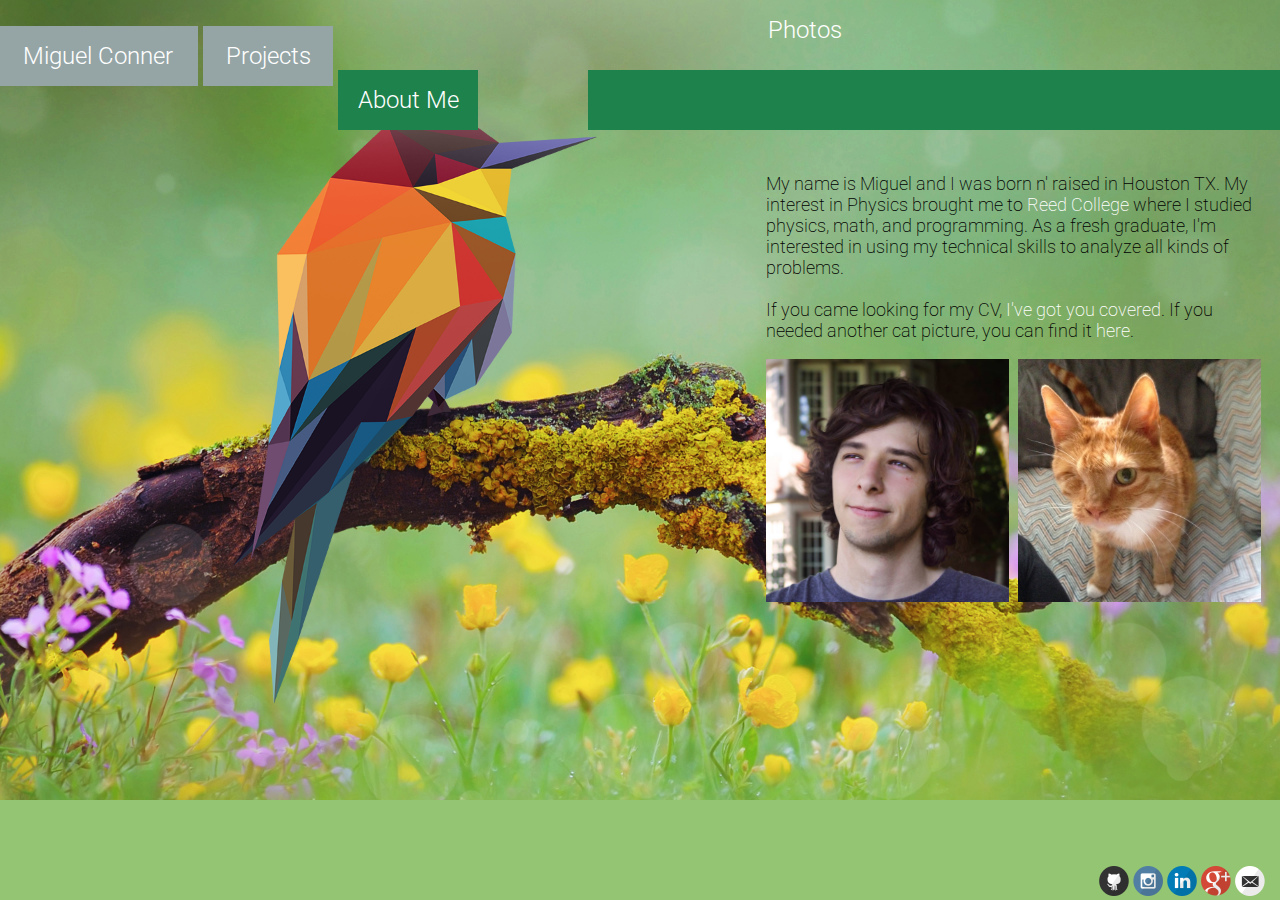
<file: aboutme.html>
<!--http://nesncom.files.wordpress.com/2014/05/2014-05-2413_38_29.gif?w=480&h=270-->
<!--other bg image: url(http://i.imgur.com/bRe7A5b.png)
or Images/Chirripo_Trail.JPG
Images/polybird.png-->

<!DOCTYPE html>
<link type="text/css" rel="stylesheet" href="stylesheet.css" />
<link href='http://fonts.googleapis.com/css?family=Roboto:300,400,500,600,700' rel='stylesheet' type='text/css'>
<style>

body {
  background-image: url(Images/polybird.png);
  background-size: cover;
  background-repeat: no-repeat;
  background-color:#93C572;
  overflow-x:hidden;
  height:100%;
}

@media handheld {
	body{
		background:#93C572;
	}
}
</style>
<html>

	<head>

		<div align="center" class="name"><a href="index.html"><h1 class="white">Miguel Conner</h1></a></div>
		<div align="center" class="projects"><a href="projects.html"><h1 class="white">Projects</h1></a></div>
		<div align="center" class="photos"><a href="photos.html"><h1 class="white">Photos</h1></a></div>
		<div align="center" class="aboutmepage"><a href="aboutme.html"><h1 class="white">About Me</h1></a></div>
		<div align="center" class="barabout"></div>
		<br>
		<br>
		<br>
		<br>
		<br>
		<title>About Miguel</title>
	</head>

	<body>

	<div id="wrap">

	<div id="aboutme">
	<h3>My name is Miguel and I was born n' raised in Houston TX. My interest in Physics
	brought me to <a class="white" href="http://academic.reed.edu/physics/">Reed College</a>
	where I studied physics, math, and programming. As a fresh graduate,
	I'm interested in using my technical skills to analyze all kinds of problems.
	<br>
	<br>
	If you came looking for my CV, <a class="white" href="MiguelConner_CV.pdf">I've got you covered</a>.
	If you needed another cat picture, you can find it
	<a class="white" href="Images/ClopsCouch2.JPG"> here</a>.</h3>
	</div>

	<div>
	<img class="pic" src="Images/Mig_Square.png">
	<img class="pic" src="Images/ClopsMod.jpeg">
	</div>



	</div>


  <script>
    (function(i,s,o,g,r,a,m){i['GoogleAnalyticsObject']=r;i[r]=i[r]||function(){
      (i[r].q=i[r].q||[]).push(arguments)},i[r].l=1*new Date();a=s.createElement(o),
      m=s.getElementsByTagName(o)[0];a.async=1;a.src=g;m.parentNode.insertBefore(a,m)
    })(window,document,'script','//www.google-analytics.com/analytics.js','ga');

    ga('create', 'UA-65686737-1', 'auto');
    ga('send', 'pageview');

  </script>
	</body>


	<footer>

		<div class="icons">
			<a href="https://github.com/MigueI"><img class="small" src="FlatIcons/Github.png"></a>
			<a href="http://instagram.com/yummynoodles"><img class="small" src="FlatIcons/Instagram.png"></a>
			<a href="https://www.linkedin.com/pub/miguel-conner/a9/13b/b39"><img class="small" src="FlatIcons/LinkedIn.png"></a>
			<a href="https://plus.google.com/u/0/111714425597306589226/posts"><img class="small" src="FlatIcons/GooglePlus.png"></a>
			<a href="mailto:miguelconner4@gmail.com"><img class="small" src="FlatIcons/Mail.png"></a>
		</div>
	<footer>

</html>
</file>
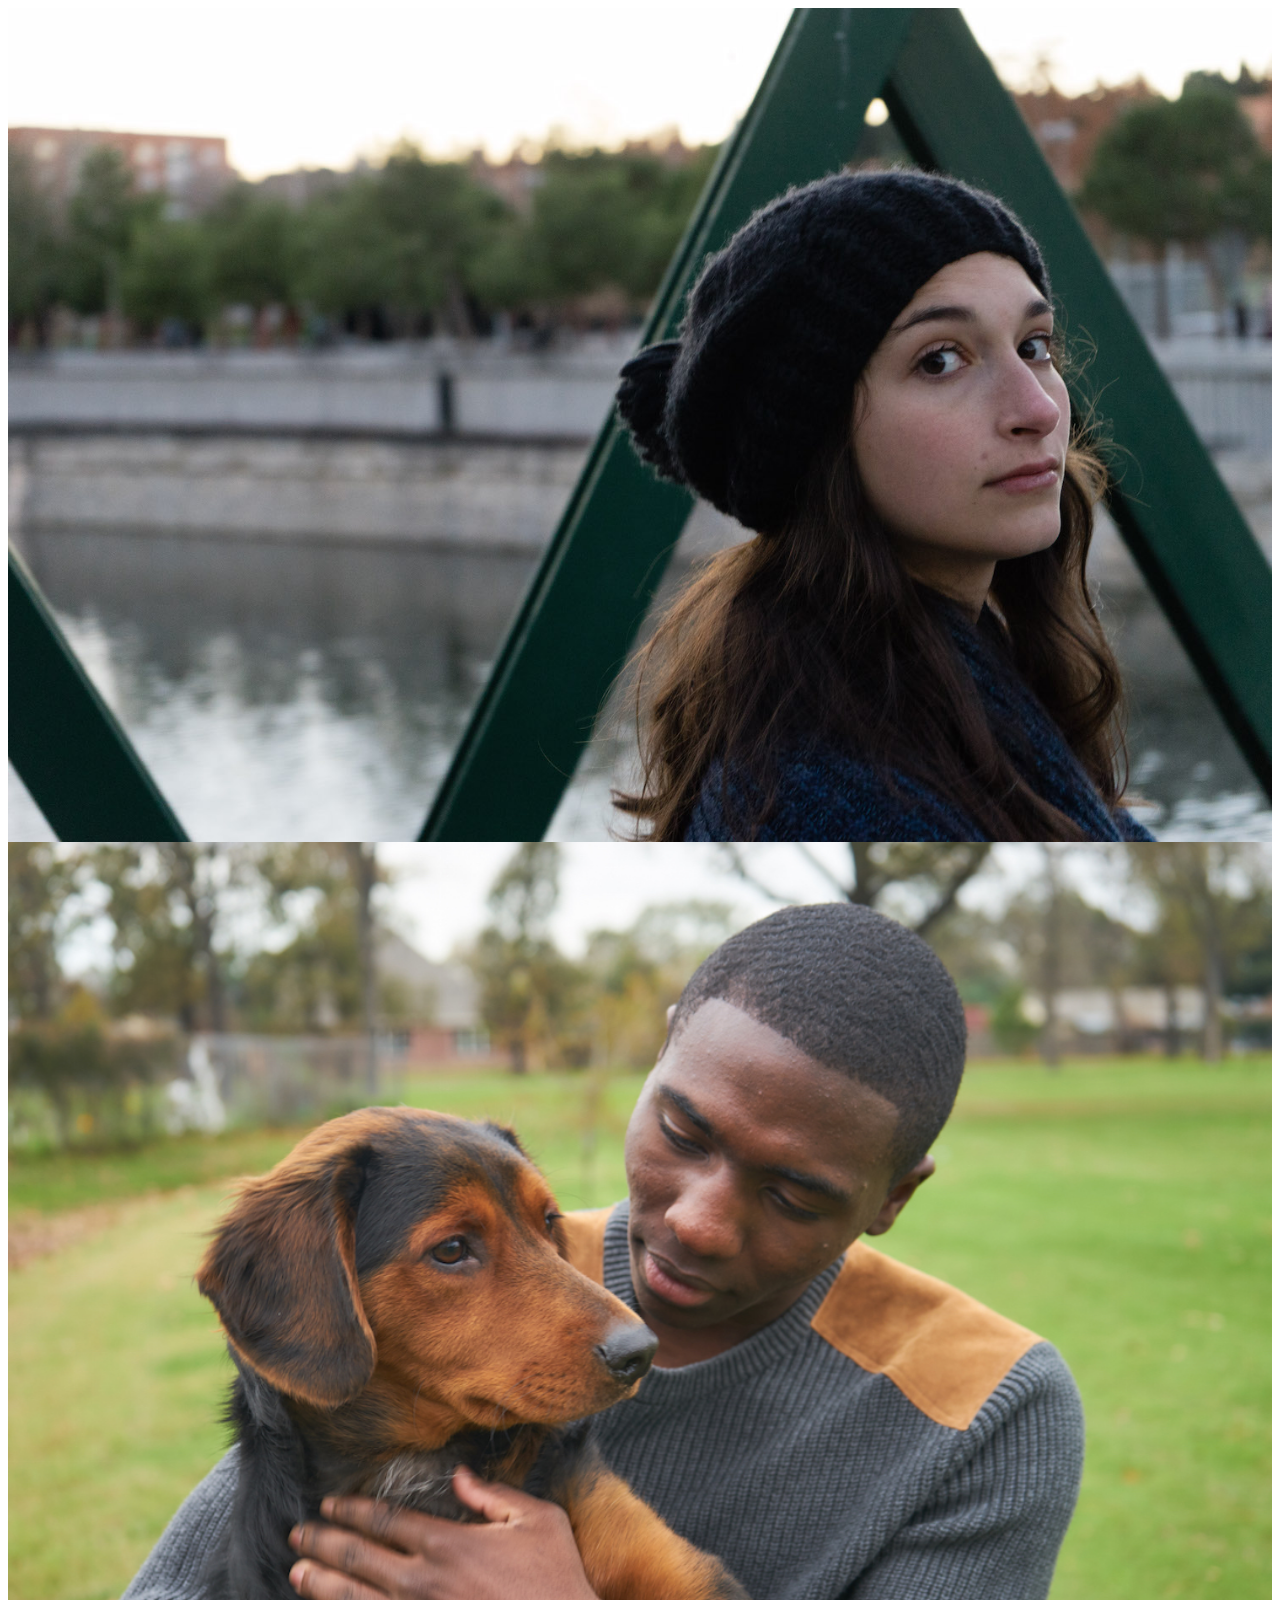
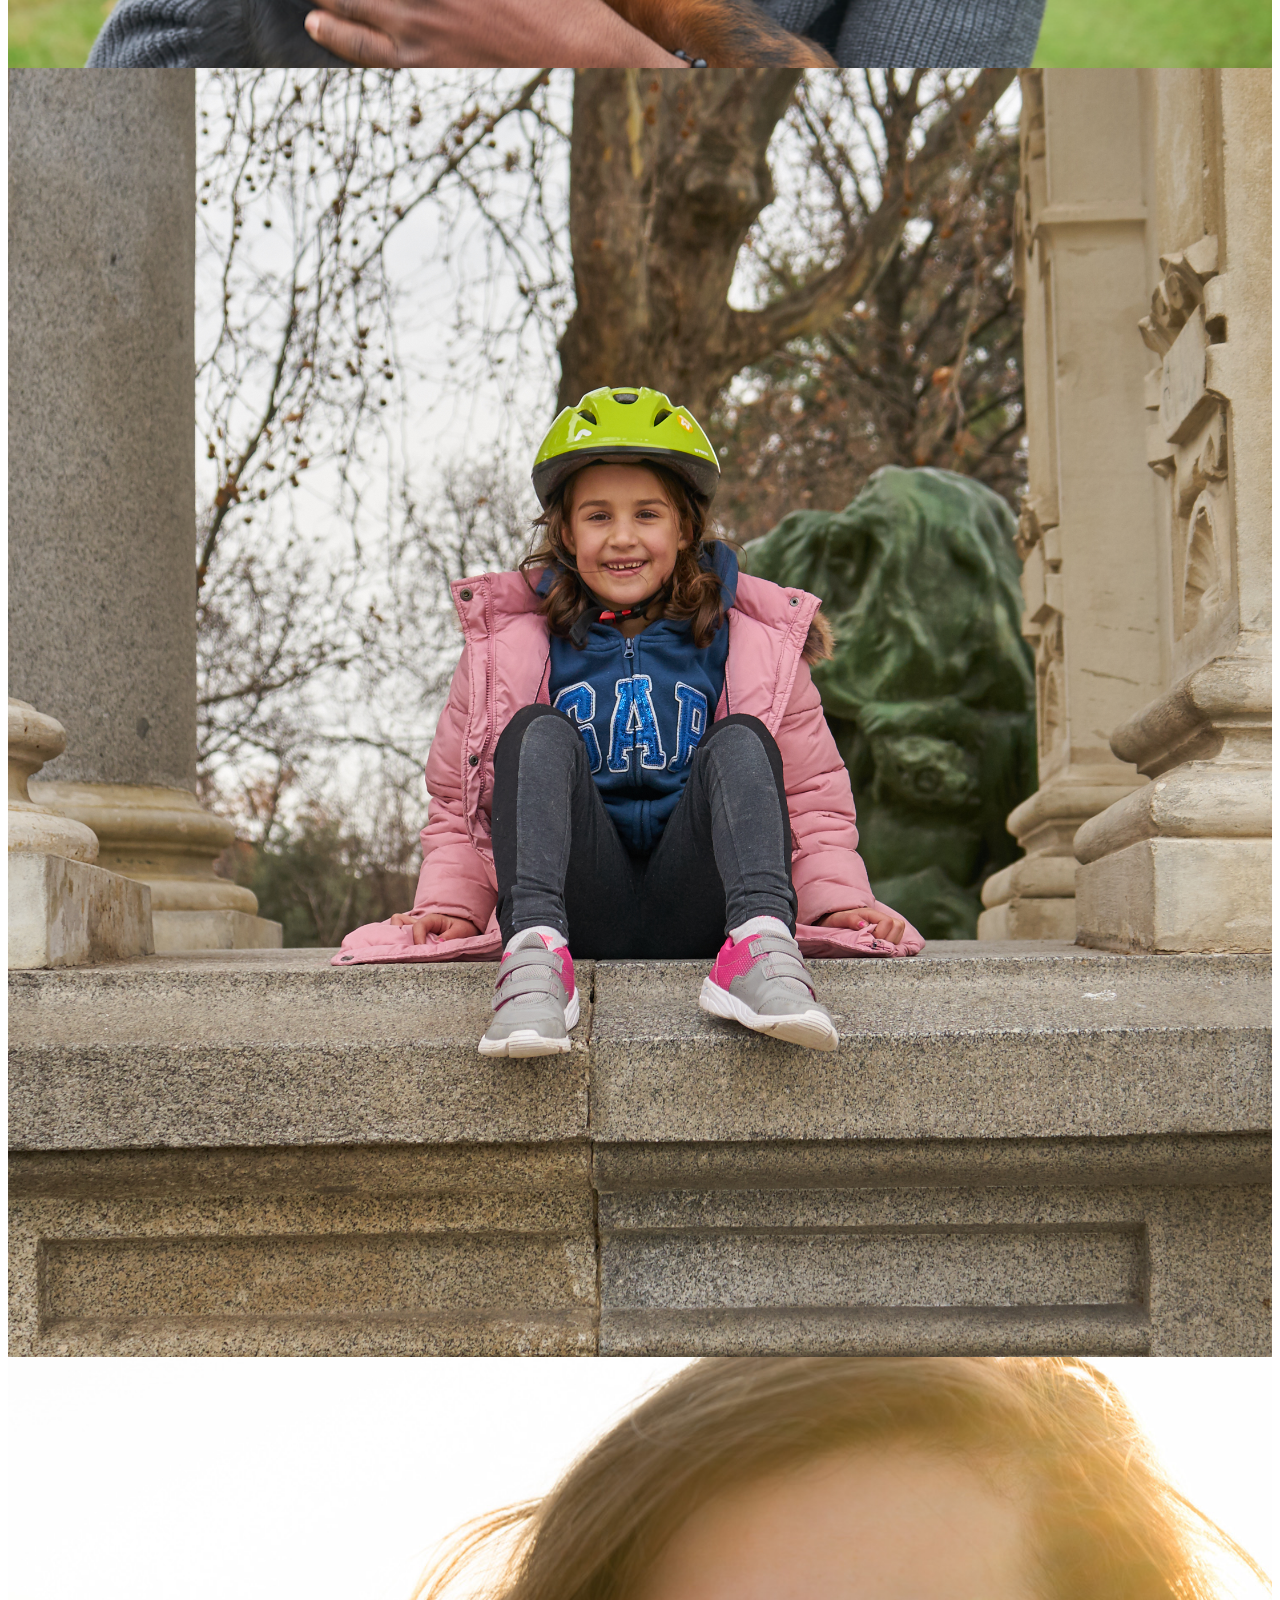
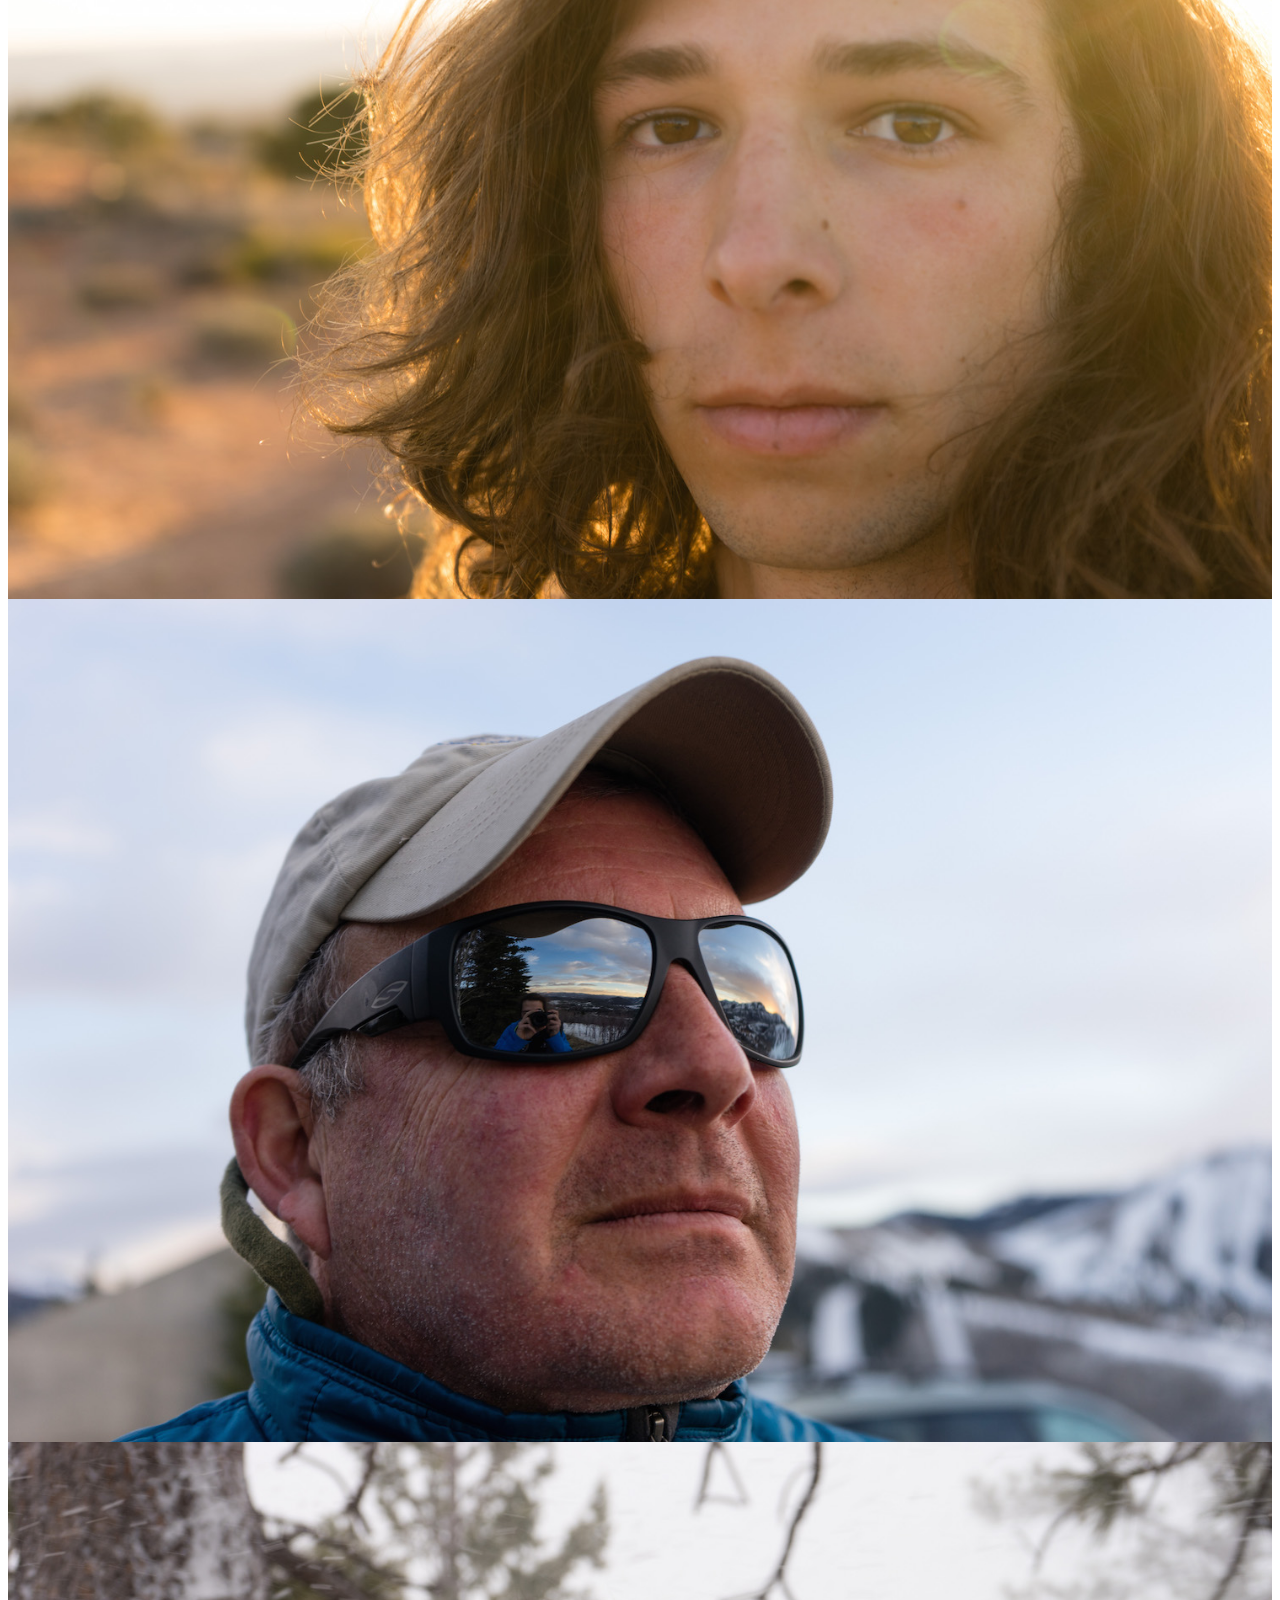
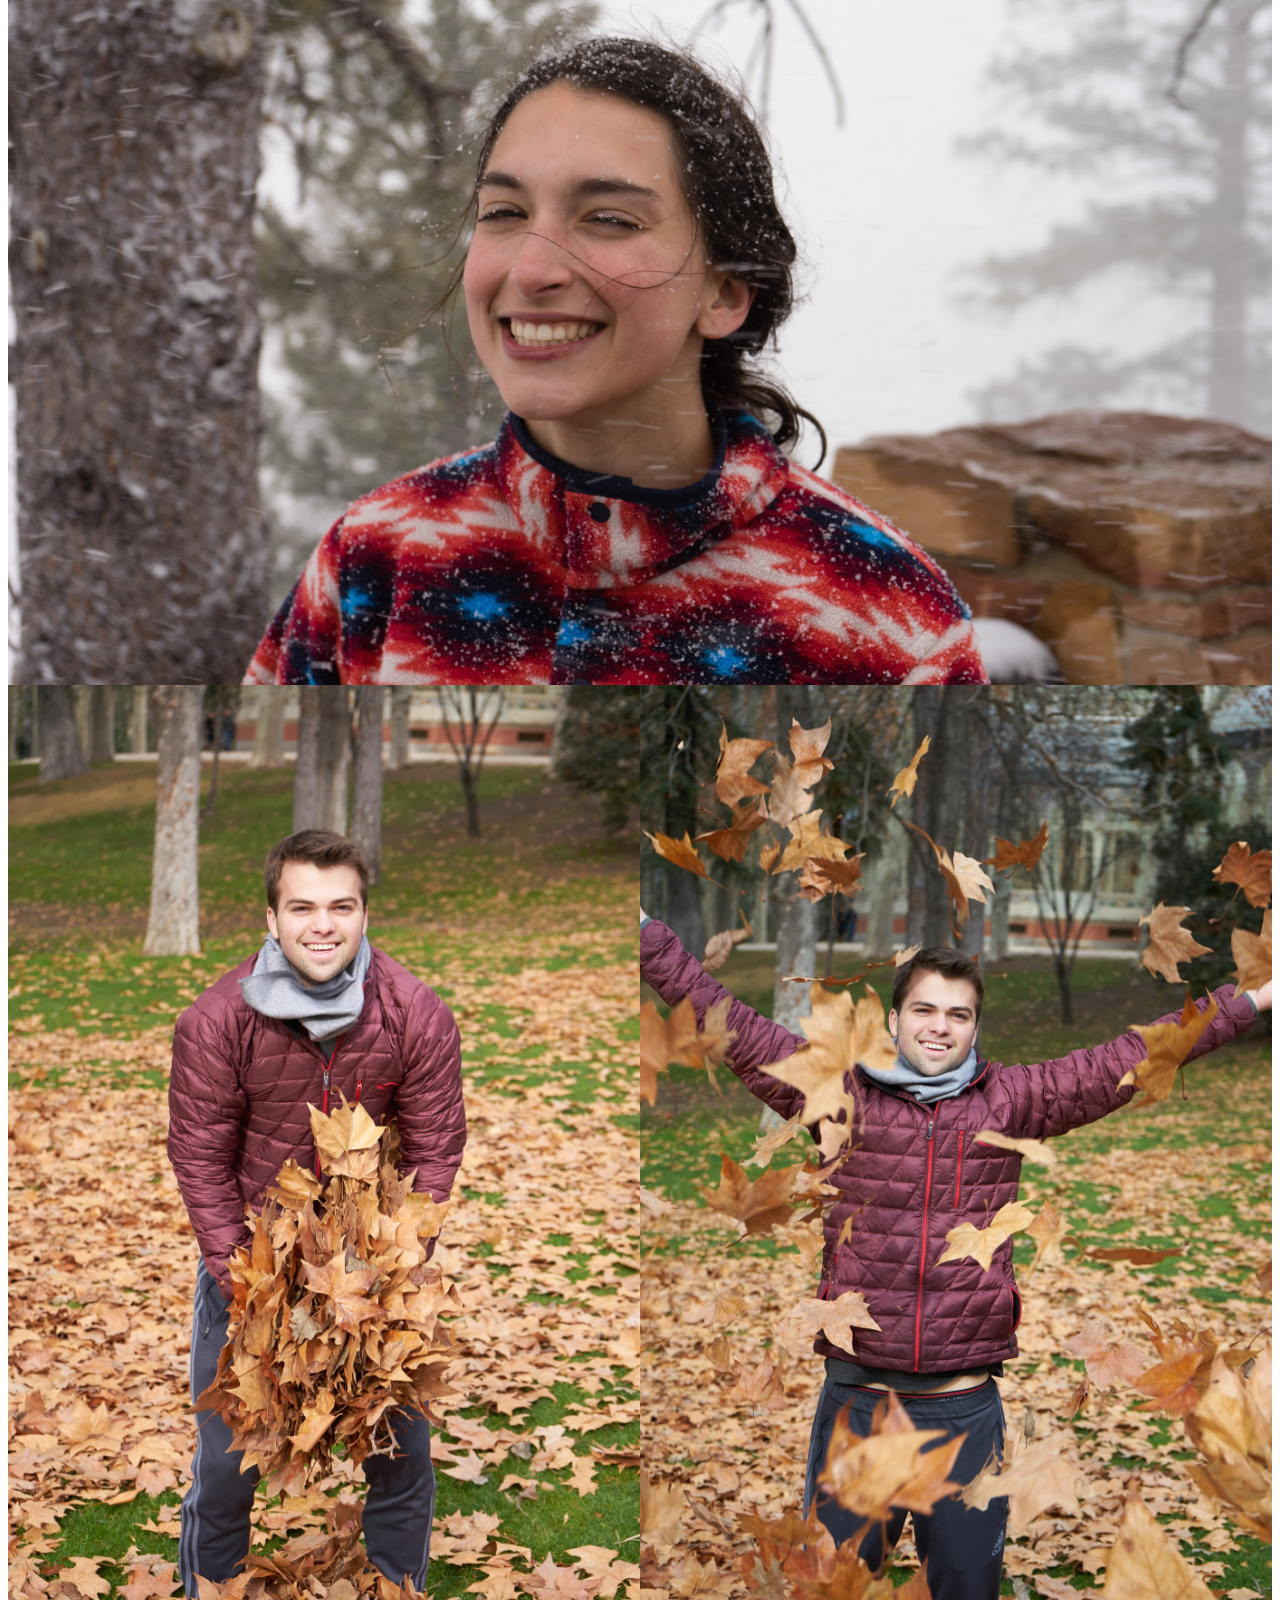
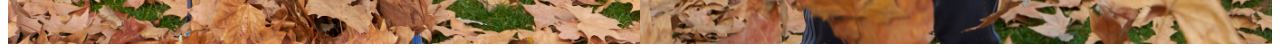
<file: headshots.html>
<!doctype html>


<style>
@import url(http://fonts.googleapis.com/css?family=Roboto+Condensed:400,900);

html, body {

}

.image {
   position: relative;
   width: 100%; /* for IE 6 */
}

p {
  font-family: 'Roboto Condensed', sans-serif;
  position: absolute;
  color: white;
  font-size:71px;
  margin: 0 auto;
}

img{
  max-width: 100%;
  width: 100%;
  display:block;
}

div {
 display: table; /* shrink wrap the contents */
 margin: 0 auto; /* center via left/right margins */
 max-width:100%;
 white-space: nowrap;
 overflow:hidden;
}
</style>

<head>
  <title>Miguel's Headshots</title>
</head>

<body>


<center>

<div class="image">
    <img src="Headshots/Lily1.jpg"  style="margin-top: -.7%;">
</div>

<div class="image">
    <img src="Headshots/Manga.jpg">
</div>
<div class="image">
    <img src="Headshots/Nieves.jpg">
</div>
<div class="image">
    <img src="Headshots/Miguel.jpg">
</div>
<div class="image">
    <img src="Headshots/Mike.jpg">
</div>

<div class="image">
    <img src="Headshots/Lily2.jpg">
</div>

<div>
    <img src="Headshots/Marcos2.jpg" style="max-width: 50%; display:inline; margin-bottom: -.3%;">
  <img src="Headshots/Marcos.jpg" style="max-width: 50%; display:inline; margin-bottom: -.3%;">
</div>

</center>

</body>
</html>
</file>
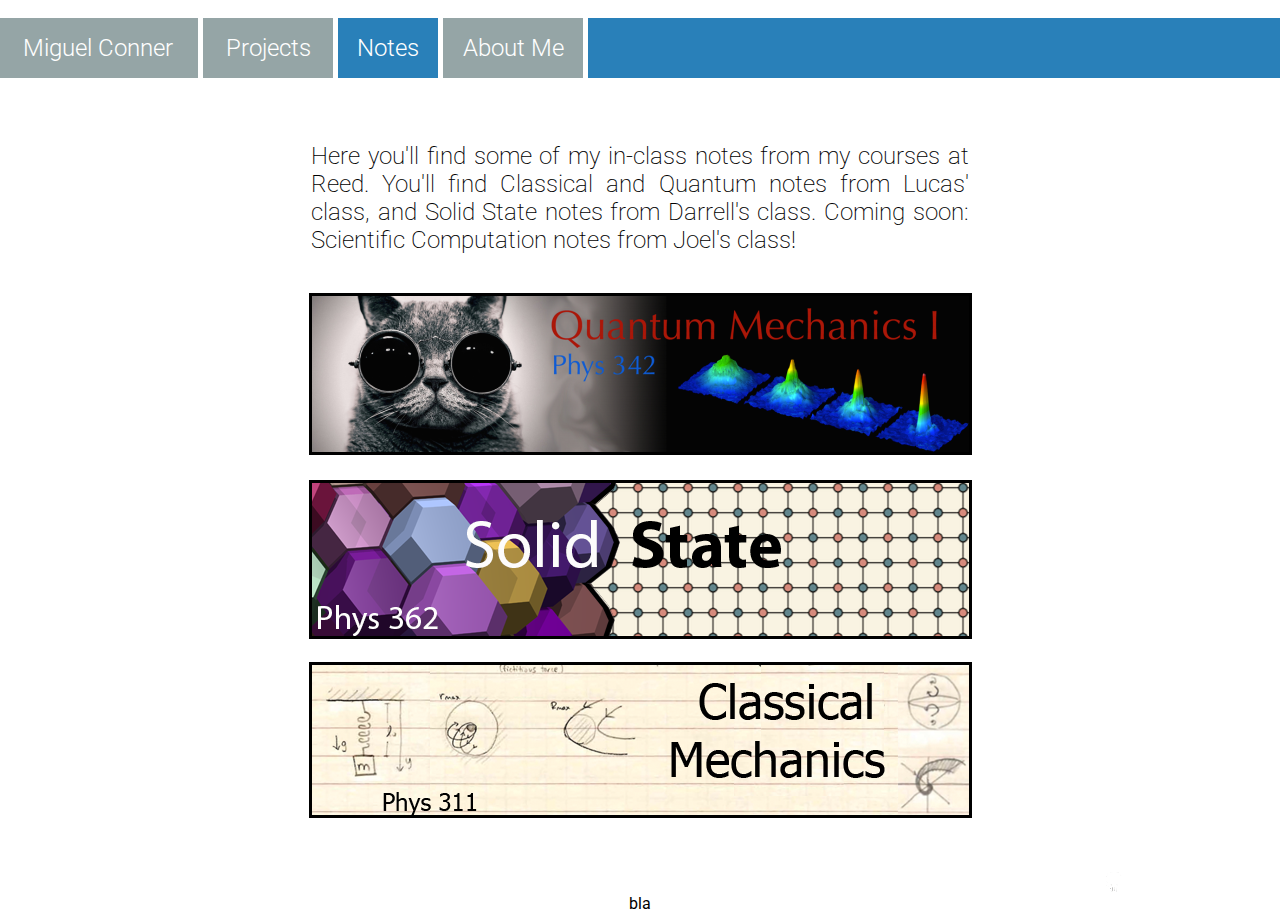
<file: notes.html>
<!DOCTYPE html>
<link type="text/css" rel="stylesheet" href="stylesheet.css" />
<link href='http://fonts.googleapis.com/css?family=Roboto:300,400,500,600,700' rel='stylesheet' type='text/css'>
<style>
body {
  background-size: cover;
  background-repeat: no-repeat;
  background-color:white;
  margin-bottom:-10px;
  background-size:100%;
}

-webkit-transform:skewY(-7deg);-moz-transform:skewY(-7deg);-ms-transform:skewY(-7deg);
-o-transform:skewY(-7deg);transform:skewY(-7deg)}.slant>*{-webkit-transform:skewY(7deg);
-moz-transform:skewY(7deg);-ms-transform:skewY(7deg);-o-transform:skewY(7deg);
transform:skewY(7deg)}.vg{background-attachment:fixed !important;background-position:center;
background-repeat:repeat;height:159px;width:663px;margin-left:-1
px;}

</style>
<html>

	<head>

		<div align="center" class="name"><a href="index.html"><h1 class="white">Miguel Conner</h1></a></div>
		<div align="center" class="projects"><a href="projects.html"><h1 class="white">Projects</h1></a></div>
		<div align="center" class="notespage"><a href="notes.html"><h1 class="white">Notes</h1></a></div>
		<div align="center" class="aboutme"><a href="aboutme.html"><h1 class="white">About Me</h1></a></div>
		<div align="center" class="barnotes"></div>
		<br> <br> <br> <br>
		<title>Notes</title>
	</head>
	<body>

 <br>

		<center>
		<div class="notestext">
			<br>
			<h2>Here you'll find some of my in-class notes from my courses at Reed. You'll
			find Classical and Quantum notes from Lucas' class, and Solid State notes from
			Darrell's class. Coming soon: Scientific Computation notes from Joel's class!</h2>
			<br>
		</div>

			<br>
			<a href="Notes/Quantum Notes.pdf" target="_blank"><IMG style="margin-bottom:25px;border:3px solid black;"
			SRC="Notes/Quantum Cat.png" ALIGN=CENTER></a>
			<br>

			<a href="Notes/Solid State Notes.pdf" target="_blank"><div class="g12-1 vg" style="background: url('Notes/Periodic 4.png');">
			<img alt="Kong_1020_fpo" src="Notes/Solid State.png"></a>
			<br>
			<br>
			<a href="Notes/Classical Notes.pdf" target="_blank"><IMG SRC="Notes/ClassicalBanner.png" ALIGN=CENTER
			style="border:3px solid black;"></a>
			<br>
			<br>
			<br>
      <br>
      <br>
      bla
		</center>
	</div>

  <div class="bluebottom">
    <br>
    <br>
  </div>


  <script>
    (function(i,s,o,g,r,a,m){i['GoogleAnalyticsObject']=r;i[r]=i[r]||function(){
      (i[r].q=i[r].q||[]).push(arguments)},i[r].l=1*new Date();a=s.createElement(o),
      m=s.getElementsByTagName(o)[0];a.async=1;a.src=g;m.parentNode.insertBefore(a,m)
    })(window,document,'script','//www.google-analytics.com/analytics.js','ga');

    ga('create', 'UA-65686737-1', 'auto');
    ga('send', 'pageview');

  </script>
	</body>

		<footer>
			<div id="bottombar" class="icons">
				<a href="https://github.com/MigueI"><img class="small" src="WhiteIcons/Github.png"></a>
				<a href="http://instagram.com/yummynoodles"><img class="small" src="WhiteIcons/Instagram.png"></a>
				<a href="https://www.linkedin.com/pub/miguel-conner/a9/13b/b39"><img class="small" src="WhiteIcons/LinkedIn.png"></a>
				<a href="https://plus.google.com/u/0/111714425597306589226/posts"><img class="small" src="WhiteIcons/GooglePlus.png"></a>
				<a href="mailto:miguelconner4@gmail.com"><img class="small" src="WhiteIcons/Mail.png"></a>
			</div>

		<footer>
</html>
</file>
<file: stylesheet.css>
<!--other GIFs:http://i.imgur.com/UFSnzIT.gif ; http://i.imgur.com/5eXP1e5.gif ; http://s3-ec.buzzfed.com/static/2014-01/enhanced/webdr05/22/12/anigif_enhanced-buzz-30430-1390413199-8.gif-->
<!--http://s3-ec.buzzfed.com/static/2014-01/enhanced/webdr02/22/12/anigif_enhanced-buzz-orig-31726-1390413285-33.gif-->
<!--Background scrolling from:http://codyhouse.co/gem/alternate-fixed-scroll-backgrounds/-->
<!--Storm background originally from: http://vimeo.com/67995158-->


html,main {
	height:100%;
}

header {
  	page-break-after: always;
}

body {
  font-family: 'Roboto', sans-serif;
  background-repeat: no-repeat;
  height:100%;

}

footer {
    position: fixed;
    width: 100%;
    bottom: 0;
    right:10;
    left:0;
}

#videobcg { 
     position: absolute;
     top: 0px;
     left: 0px;
     min-width: 100%;
     min-height: 100%;
     width: 100%;
     height: auto;
     z-index:-1;
     overflow: hidden;
}

.cd-fixed-bg {
	min-height: 100%;
	background-size: cover;
	background-attachment: fixed;
	background-repeat: no-repeat;
	background-position: center center;
}
 
.cd-fixed-bg.cd-bg-1 {
	margin-top:20%;
	text-align:center;
	color:white;
}

.cd-fixed-bg.cd-bg-2 {
  background-image: url("http://i.imgur.com/ZG4RSGO.jpg");
  margin-left:-8px;
  margin-right:-8px;
  text-align:center;
  padding-top: 10%;
  color:white;
}
 
.cd-fixed-bg.cd-bg-3 {
  background-image: url("http://unrealitymag.bcmediagroup.netdna-cdn.com/wp-content/uploads/2011/09/TI9ZS.jpg");
  margin-left:-8px;
  margin-right:-8px;
  text-align:center;
  padding-top: 10%;
  color:white;
}


.cd-fixed-bg.cd-bg-4 {
  min-height:4em;
  background-color:#f39c12;
  margin-left:-8px;
  margin-right:-8px;
  text-align:center;
}

.cd-scrolling-bg {
	min-height: 20%;
	background-color:white;
	margin-top:-22px;
	margin-bottom:-22px;
	margin-left:-8px;
	margin-right:-8px;
	display: inline-block;
    vertical-align: bottom;
    line-height: 1.5 em;     
} 


.cd-fixed-bg.cd-bg-notes {
  min-height:2.5em;
  background-color:#2980b9;
  margin-left:-8px;
  margin-right:-8px;
  text-align:center;
}


.cd-fixed-bg.cd-bg-2notes {
  background-image: url();
  margin-left:-8px;
  margin-right:-8px;
  text-align:center;
  padding-top: 16em;
  color:white;
}

.cd-fixed-bg.cd-bg-about {
	margin-top:45%;
	text-align:center;
	color:white;
}

.cd-scrolling-about {
	min-height: 2.5em;
	position:absolute;
	left:0;
	right:0;
	margin-bottom:-8px;
	margin-left:-8px;
	margin-right:0px;
	background-color:#1E824C;
	display: inline-block; 
} 


.cd-container {
	margin: auto;
	width:60%;
	text-align: justify;
    text-justify: inter-word;
}

.cd-containerinfo {
	position: absolute;
	width:100%;
	background-color:white;
	height: 72em;
}

.cd-containerfull {
	position: static;
	width:100%;
	margin-left:100%;
	background-color:white;
	height: 20em;
}

.cd-containerl {
	position:absolute;
	margin-left:4%;
	width:28%;
	text-align: justify;
    text-justify: inter-word;
}

.cd-containerm {
	position:absolute;
	margin-left:36%;
	width:28%;
	text-align: justify;
    text-justify: inter-word;
}

.cd-containerrtop {
	position:absolute;
	margin-left:68%;
	width:28%;
	margin-top: -1.5em;
	text-align: justify;
    text-justify: inter-word;
}

.cd-containerr {
	position:absolute;
	margin-left:68%;
	width:28%;
	text-align: justify;
    text-justify: inter-word;
}

.notestext {
	width:52%;
	margin: auto;
	text-align: justify;
    text-justify: inter-word;
    display: inline-block;
    vertical-align: middle;
    line-height: 1.5 em;   
}

.pic {
	width:48%;
	margin-right:5px;
}  
        
.icons {
    text-align:right; 
    margin-right: 15px; 
}

#wrap { 
	float:right;
	left:50%;
	width: 40%;
}

#wrap1 { 
	position:absolute;
	left:2.5em;
	width: 40%;
	z-index:-1;
}

#wrapl { 
	position:absolute;
	left:10%;
	right: 30%
}

#aboutme {
	margin-top:0%;
	margin-bottom:7px;
}

.small {
	height:30px;
	width:30px;
	display:inline-block;
}

h1 {
  font-family: 'Roboto', sans-serif;
  font-weight: 300; 
  font-size: x-large;
}

h2 {
  font-family: 'Roboto', sans-serif;
  font-weight: 200; 
  font-size: huge
}

h3 {
  font-family: 'Roboto', sans-serif;
  font-weight: 200; 
  font-size: large;
}

p {
  font-family: 'Roboto', sans-serif;
  font-size: xx-large;
  font-weight: 400; 
  color:#f1c40f;
}

p2 {
  font-family: 'Roboto', sans-serif;
  font-weight: 300; 
  font-size: xx-large;
  color:white;

}

.name {
  float:left;
  width:200px; 
  height: 0px;
  padding-left: 0px;
  padding-top: 0px;
  padding-bottom: 60px;
  margin-right:5px;
  margin-top:10px;
  margin-left:-10px;
  margin-bottom:5px;
  background-color: #95a5a6;
}

.namepage {
  float:left;
  width:200px; 
  height: 0px;
  padding-left: 0px;
  padding-top: 0px;
  padding-bottom: 60px;
  margin-right:5px;
  margin-top:10px;
  margin-left:-10px;
  margin-bottom:5px;
  background-color: #f1c40f;
}

.name:hover {
  background-color:#f1c40f;
}

.projects {
  float:left;
  width:130px; 
  height: 0px;
  padding-left: 0px;
  padding-top: 0px;
  padding-bottom: 60px;
  margin-right:5px;
  margin-top:10px;
  margin-bottom:5px;
  background-color: #95a5a6 ;
}

.projectspage {
  float:left;
  width:130px; 
  height: 0px;
  padding-left: 0px;
  padding-top: 0px;
  padding-bottom: 60px;
  margin-right:5px;
  margin-top:10px;
  margin-bottom:5px;
  background-color: #f39c12;
}

.projects:hover {
  background-color:#f39c12;
}

.notes {
  float:left;
  width:100px; 
  height: 0px;
  padding-left: 0px;
  padding-top: 0px;
  padding-bottom: 60px;
  margin-right:5px;
  margin-top:10px;
  margin-bottom:5px;
  background-color: #95a5a6;
}

.notespage {
  float:left;
  width:100px; 
  height: 0px;
  padding-left: 0px;
  padding-top: 0px;
  padding-bottom: 60px;
  margin-right:5px;
  margin-top:10px;
  margin-bottom:5px;
  background-color: #2980b9;
}

.notes:hover {
  background-color:#2980b9;
}

.aboutme {
  float:left;
  width:140px; 
  height: 0px;
  padding-left: 0px;
  padding-top: 0px;
  padding-bottom: 60px;
  margin-right:5px;
  margin-top:10px;
  margin-bottom:5px;
  background-color: #95a5a6;
}

.aboutmepage {
  float:left;
  width:140px; 
  height: 0px;
  padding-left: 0px;
  padding-top: 0px;
  padding-bottom: 60px;
  margin-right:5px;
  margin-top:10px;
  margin-bottom:5px;
  background-color: #1E824C;
}

.aboutme:hover {
  background-color:#1E824C;
}

a{
  color: white;
  text-decoration: none;
  }

.gray {	
color:#95a5a6;
}

.bar {
  position:absolute;
  left:748px;
  right:0px;
  height: 0px;
  padding-left: 0px;
  padding-top: 0px;
  padding-bottom: 60px;
  margin-bottom:5px;
  margin-top:10px;
  background-color: #95a5a6;
}

.barindex {
  position:absolute;
  right:0px;
  left:588px;
  height: 0px;
  padding-left: 0px;
  padding-top: 0px;
  padding-bottom: 60px;
  margin-bottom:5px;
  margin-top:10px;
  background-color:  #f1c40f;
}

.barnotes {
  position:absolute;
  right:0px;
  left:588px;
  height: 0px;
  padding-left: 0px;
  padding-top: 0px;
  padding-bottom: 60px;
  margin-bottom:5px;
  margin-top:10px;
  background-color: #2980b9;
}

.barprojects {
  position:absolute;
  right:0px;
  left:588px;
  height: 0px;
  padding-left: 0px;
  padding-top: 0px;
  padding-bottom: 60px;
  margin-bottom:5px;
  margin-top:10px;
  background-color: #f39c12;
}

.barabout {
  position:absolute;
  right:0px;
  left:588px;
  height: 0px;
  padding-left: 0px;
  padding-top: 0px;
  padding-bottom: 60px;
  margin-bottom:5px;
  margin-top:10px;
  background-color: #1E824C;
}

.half {
  float:left; 
  left:50%;
  right: 0px;
  height: 100px;
  background-color:white

}

@media handheld {

	
#wrap { 
	float:right;
	width: 100%;
}
	
	.icons {
   		text-align:center; 
    	}


}
</file>
